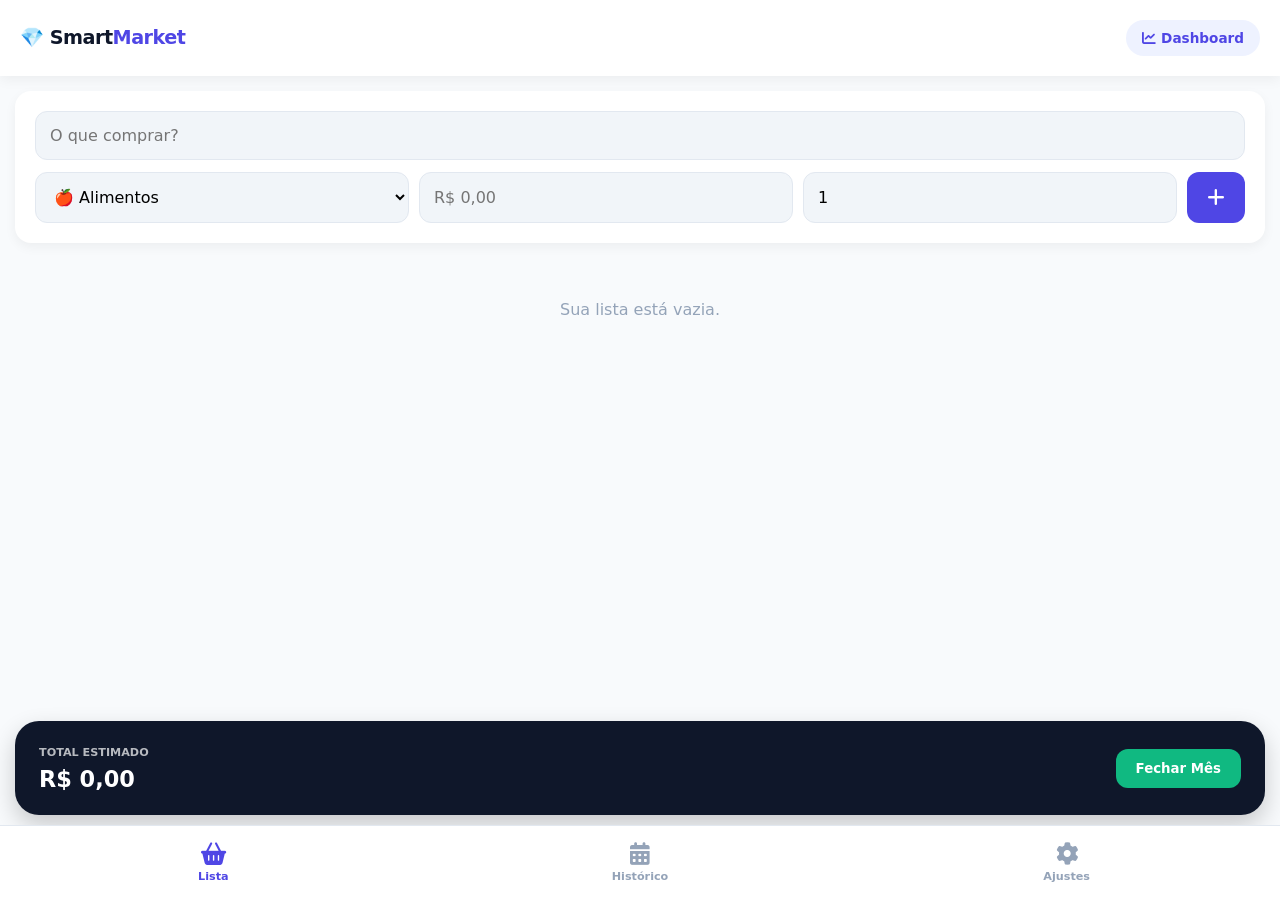
<file: index.html>
<!DOCTYPE html>
<html lang="pt-br">
<head>
    <meta charset="UTF-8">
    <meta name="viewport" content="width=device-width, initial-scale=1.0, maximum-scale=1.0, user-scalable=no">
    <title>SmartMarket Pro</title>
    <link rel="stylesheet" href="style.css">
    <link rel="stylesheet" href="https://cdnjs.cloudflare.com/ajax/libs/font-awesome/6.4.0/css/all.min.css">
</head>
<body>

    <header class="top-bar">
        <div class="brand">💎 Smart<span>Market</span></div>
        <a href="dashboard.html" class="btn-dash"><i class="fas fa-chart-line"></i> Dashboard</a>
    </header>

    <main class="content">
        <!-- ABA: LISTA ATIVA -->
        <section id="aba-lista" class="tab-content active">
            <div class="card add-form">
                <!-- O datalist 'sugestoes' será preenchido pelo JS -->
                <input type="text" id="nome-item" list="sugestoes" placeholder="O que comprar?">
                <datalist id="sugestoes"></datalist>
                
                <div class="input-row">
                    <select id="categoria-item">
                        <option value="Alimentos">🍎 Alimentos</option>
                        <option value="Limpeza">🧼 Limpeza</option>
                        <option value="Higiene">🪥 Higiene</option>
                        <option value="Pet">🐾 Pet</option>
                        <option value="Bebidas">🥤 Bebidas</option>
                        <option value="Frios">🧀 Frios</option>
                        <option value="Outros">📦 Outros</option>
                    </select>
                    <input type="number" id="preco-item" placeholder="R$ 0,00" step="0.01">
                    <input type="number" id="qtd-item" value="1" min="1">
                    <button id="btn-adicionar"><i class="fas fa-plus"></i></button>
                </div>
            </div>

            <div id="lista-render" class="list-area"></div>

            <div class="summary-fixed">
                <div class="total-box">
                    <small>TOTAL ESTIMADO</small>
                    <h2 id="total-geral">R$ 0,00</h2>
                </div>
                <button onclick="finalizarCompra()" class="btn-finish">Fechar Mês</button>
            </div>
        </section>

        <!-- ABA: HISTÓRICO RÁPIDO -->
        <section id="aba-historico" class="tab-content">
            <div class="card" style="text-align:center; padding: 30px;">
                <i class="fas fa-history" style="font-size:3rem; color:var(--primary); margin-bottom:15px"></i>
                <h3>Histórico Completo</h3>
                <p>Para comparar meses lado a lado e ver detalhes antigos:</p>
                <br>
                <a href="historico.html" class="btn-finish" style="text-decoration:none; display:block">Abrir Aba de Histórico</a>
            </div>
        </section>

        <!-- ABA: CONFIGURAÇÕES -->
        <section id="aba-config" class="tab-content">
            <!-- O JS injetará o conteúdo aqui -->
        </section>
    </main>

    <nav class="bottom-tabs">
        <button class="tab-btn active" onclick="switchTab('lista', event)"><i class="fas fa-shopping-basket"></i><span>Lista</span></button>
        <button class="tab-btn" onclick="switchTab('historico', event)"><i class="fas fa-calendar-alt"></i><span>Histórico</span></button>
        <button class="tab-btn" onclick="switchTab('config', event)"><i class="fas fa-cog"></i><span>Ajustes</span></button>
    </nav>

    <!-- ORDEM IMPORTANTE DOS SCRIPTS -->
    <script src="configuracoes.js"></script>
    <script src="app.js"></script>
</body>
</html>
</file>
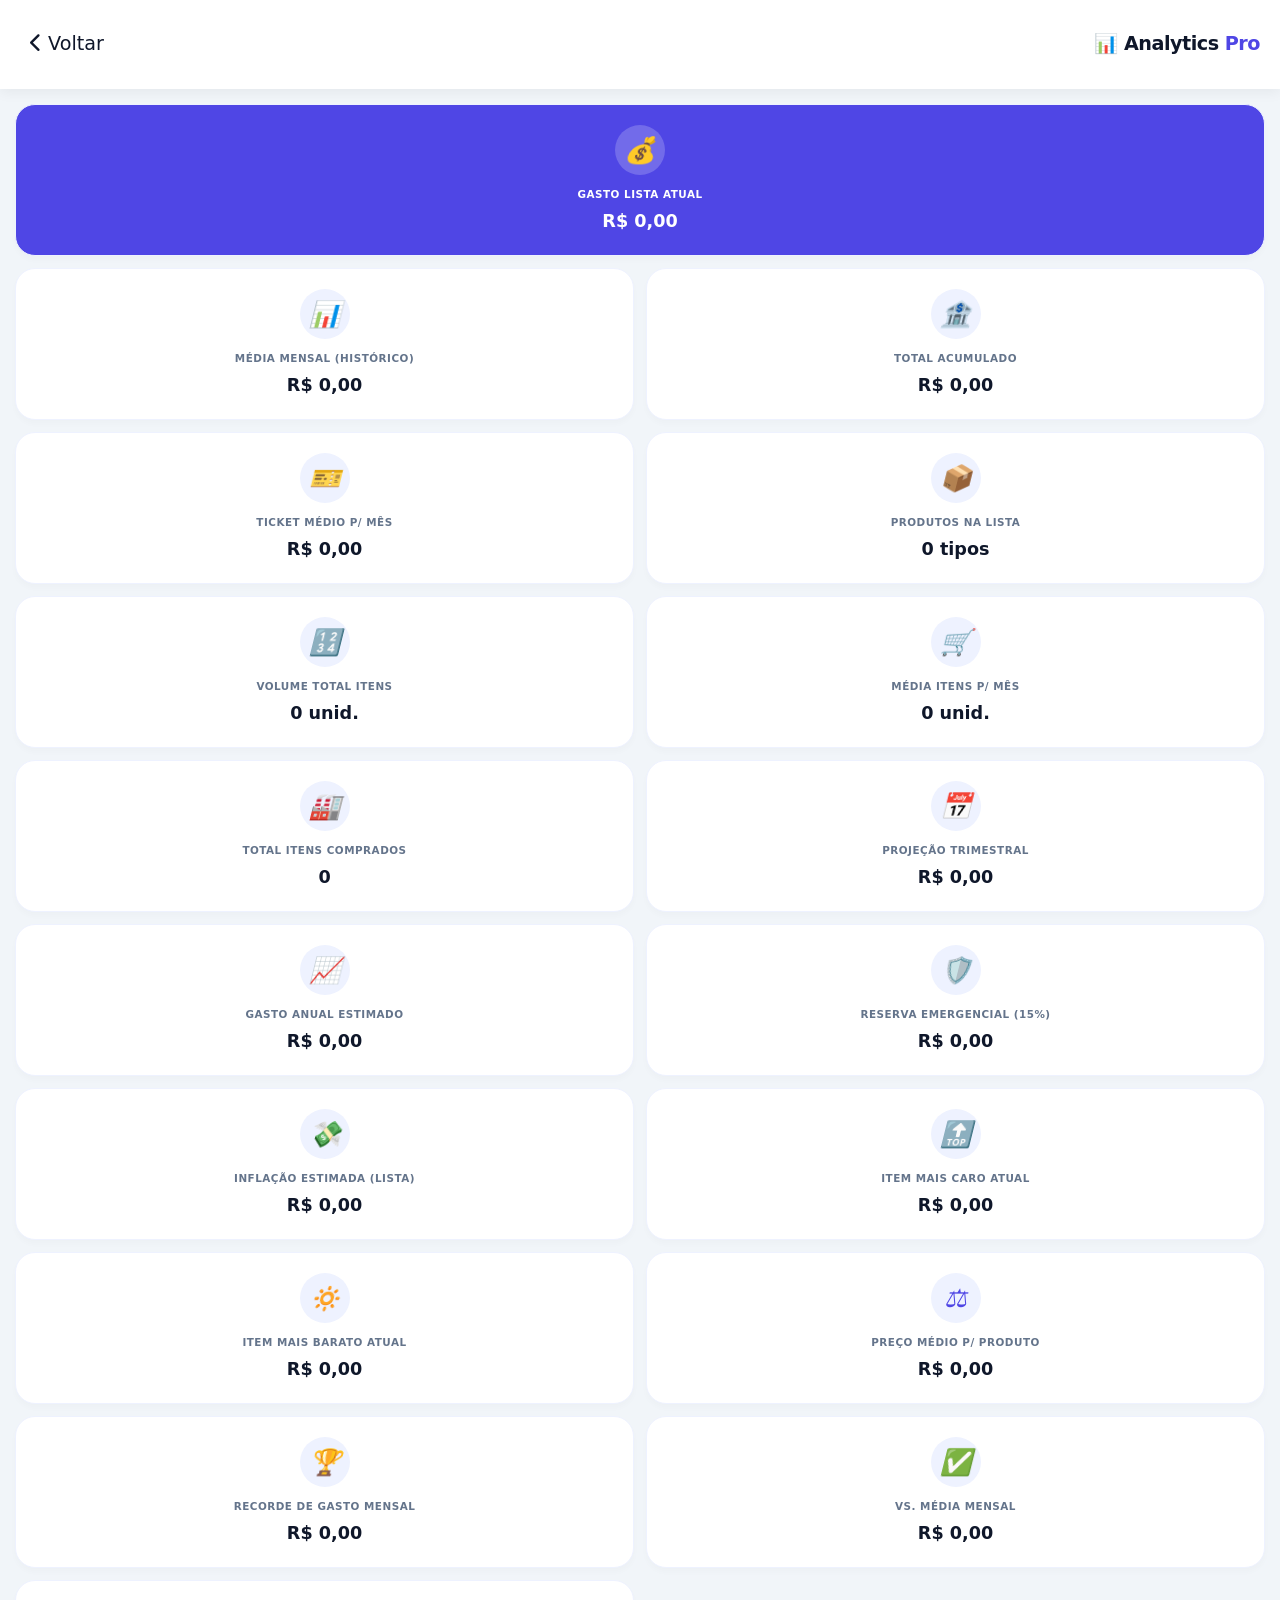
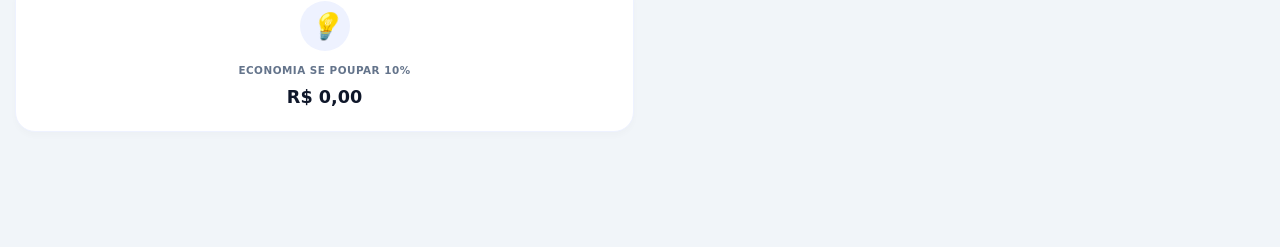
<file: dashboard.html>
<!DOCTYPE html>
<html lang="pt-br">
<head>
    <meta charset="UTF-8">
    <meta name="viewport" content="width=device-width, initial-scale=1.0">
    <title>Analytics - SmartMarket</title>
    
    <link rel="stylesheet" href="style.css">
    <link rel="stylesheet" href="dashboard.css">
    <link rel="stylesheet" href="https://cdnjs.cloudflare.com/ajax/libs/font-awesome/6.4.0/css/all.min.css">
</head>
<body class="bg-dashboard">

    <header class="top-bar">
        <a href="index.html" class="btn-back"><i class="fas fa-chevron-left"></i> Voltar</a>
        <div class="brand">📊 Analytics <span>Pro</span></div>
    </header>

    <main class="content">
        <div class="dash-grid" id="dash-render">
            <!-- 60 Métricas Dinâmicas via JS -->
        </div>
    </main>

    <script src="dashboard.js"></script>
</body>
</html>
</file>
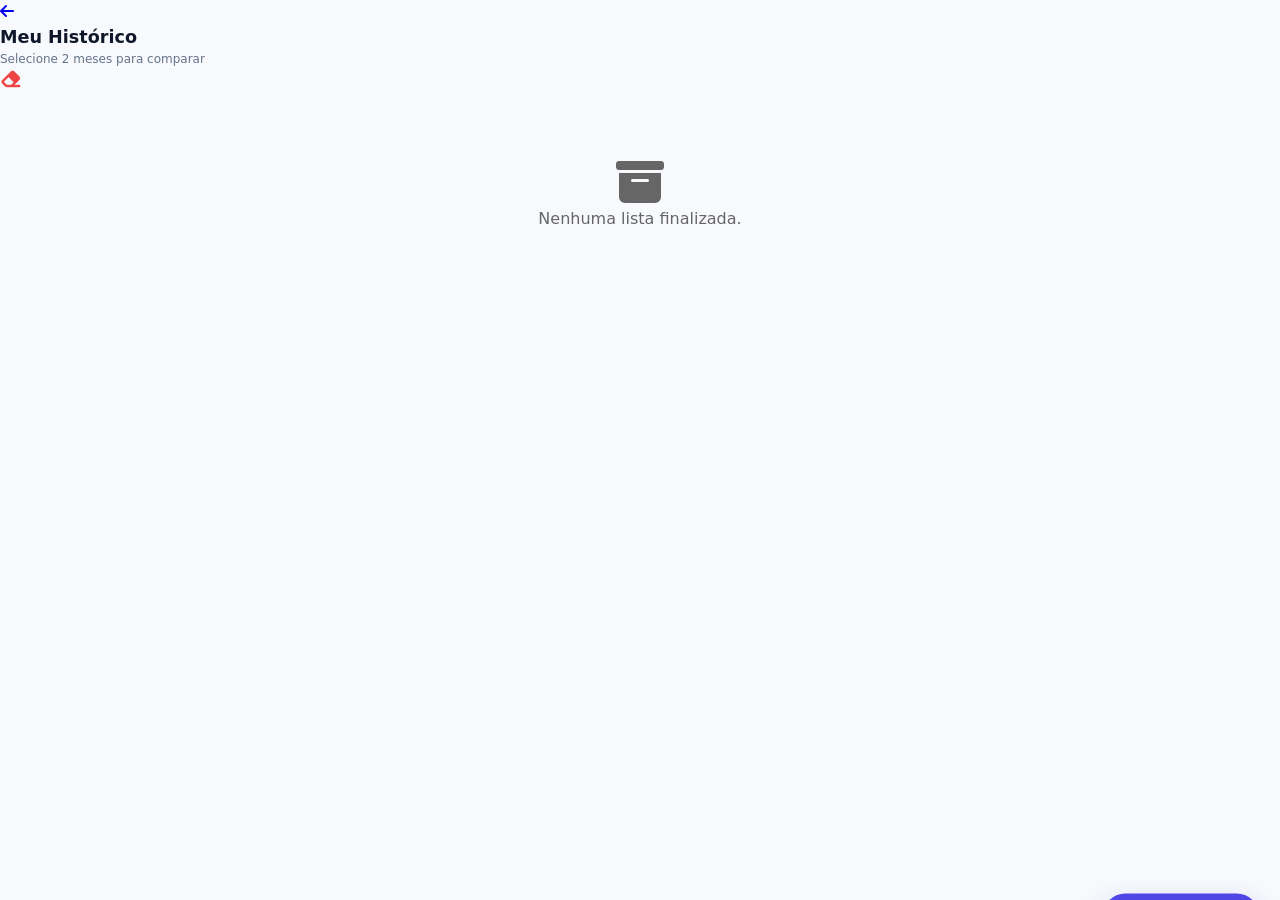
<file: historico.html>
<!DOCTYPE html>
<html lang="pt-br">
<head>
    <meta charset="UTF-8">
    <meta name="viewport" content="width=device-width, initial-scale=1.0, maximum-scale=1.0, user-scalable=no">
    <title>Histórico Profissional - SmartMarket</title>
    
    <link rel="stylesheet" href="style.css">
    <link rel="stylesheet" href="historico.css">
    <link rel="stylesheet" href="https://cdnjs.cloudflare.com/ajax/libs/font-awesome/6.4.0/css/all.min.css">
</head>
<body class="bg-android">

    <header class="top-bar-android">
        <a href="index.html" class="btn-back"><i class="fas fa-arrow-left"></i></a>
        <div class="header-title">
            <h2>Meu Histórico</h2>
            <p id="status-selecao">Selecione 2 meses para comparar</p>
        </div>
        <button onclick="limparTodoHistorico()" class="btn-trash-top"><i class="fas fa-eraser"></i></button>
    </header>

    <main class="content">
        <!-- Grid de Cards de Meses -->
        <div id="historico-render" class="history-grid"></div>

        <!-- Botão Flutuante de Comparação (Aparece ao selecionar 2) -->
        <button id="fab-comparar" class="fab-compare" onclick="abrirModalComparacao()">
            <i class="fas fa-balance-scale"></i>
            <span>Comparar</span>
        </button>
    </main>

    <!-- Overlay de Comparação Lado a Lado -->
    <div id="modal-comparacao" class="modal-full">
        <div class="modal-nav">
            <button onclick="fecharModalComparacao()" class="btn-close-modal"><i class="fas fa-times"></i> Fechar</button>
            <h3>Comparativo Direto</h3>
        </div>
        <div class="comparison-split">
            <div id="col-A" class="comp-column"></div>
            <div id="col-B" class="comp-column"></div>
        </div>
    </div>

    <script src="historico.js"></script>
</body>
</html>
</file>
<file: style.css>
/* DESIGN SYSTEM & VARIABLES */
:root {
    --primary: #4f46e5;
    --primary-light: #eef2ff;
    --success: #10b981;
    --danger: #ef4444;
    --warning: #f59e0b;
    --bg: #f8fafc;
    --surface: #ffffff;
    --text-main: #0f172a;
    --text-sub: #64748b;
    --border: #e2e8f0;
    --radius-lg: 24px;
    --radius-md: 16px;
    --shadow: 0 4px 12px rgba(0, 0, 0, 0.05);
}

/* RESET ANDROID STYLE */
* { 
    margin: 0; padding: 0; box-sizing: border-box; 
    font-family: 'Inter', system-ui, -apple-system, sans-serif;
    -webkit-tap-highlight-color: transparent; 
}

body { 
    background: var(--bg); 
    color: var(--text-main); 
    line-height: 1.5;
    padding-bottom: 100px; /* Espaço para a Tab Bar */
}

/* TOP BAR */
.top-bar {
    background: var(--surface);
    padding: 20px;
    display: flex;
    justify-content: space-between;
    align-items: center;
    position: sticky;
    top: 0;
    z-index: 100;
    box-shadow: var(--shadow);
}
.brand { font-weight: 800; font-size: 1.2rem; letter-spacing: -0.5px; }
.brand span { color: var(--primary); }
.btn-dash { 
    text-decoration: none; background: var(--primary-light); 
    color: var(--primary); padding: 8px 16px; border-radius: 50px; 
    font-size: 0.85rem; font-weight: 700;
}

/* FORMULÁRIO DE ADIÇÃO */
.card { background: var(--surface); margin: 15px; padding: 20px; border-radius: var(--radius-md); box-shadow: var(--shadow); }
.input-row { display: flex; gap: 10px; margin-top: 12px; }

input, select {
    background: #f1f5f9; border: 1px solid var(--border);
    padding: 14px; border-radius: 12px; font-size: 1rem; width: 100%; outline: none;
}
input:focus { border-color: var(--primary); background: white; }

#btn-adicionar { 
    background: var(--primary); color: white; border: none; 
    padding: 0 20px; border-radius: 12px; font-size: 1.2rem;
}

/* LISTA ATIVA */
.list-area { padding: 0 15px; }
.item-card {
    background: var(--surface); margin-bottom: 12px; padding: 16px;
    border-radius: var(--radius-md); display: flex; justify-content: space-between;
    align-items: center; box-shadow: var(--shadow); border-left: 5px solid var(--primary);
}
.item-info h4 { font-size: 1rem; margin-bottom: 4px; }
.item-info span { font-size: 0.8rem; color: var(--text-sub); }

/* BARRA DE TOTAL FIXA */
.summary-fixed {
    position: fixed; bottom: 85px; left: 15px; right: 15px;
    background: #0f172a; color: white; padding: 18px 24px;
    border-radius: var(--radius-lg); display: flex; justify-content: space-between;
    align-items: center; z-index: 99; box-shadow: 0 10px 25px rgba(0,0,0,0.2);
}
.total-box small { font-size: 0.7rem; opacity: 0.7; font-weight: bold; }
.total-box h2 { font-size: 1.4rem; font-weight: 800; }
.btn-finish { background: var(--success); color: white; border: none; padding: 12px 20px; border-radius: 12px; font-weight: 800; }

/* BOTTOM TAB BAR */
.bottom-tabs {
    position: fixed; bottom: 0; width: 100%; height: 75px;
    background: var(--surface); border-top: 1px solid var(--border);
    display: flex; justify-content: space-around; align-items: center; z-index: 1000;
}
.tab-btn {
    background: none; border: none; color: #94a3b8;
    display: flex; flex-direction: column; align-items: center; gap: 4px;
    font-size: 0.7rem; font-weight: 700; flex: 1;
}
.tab-btn.active { color: var(--primary); }
.tab-btn i { font-size: 1.4rem; }

/* TELA DE CONFIGURAÇÕES (AS 10 OPÇÕES) */
.config-group { margin-bottom: 20px; }
.config-group label { display: block; font-size: 0.85rem; font-weight: 700; margin-bottom: 8px; color: var(--text-sub); }
.config-group-row {
    display: flex; justify-content: space-between; align-items: center;
    background: #f1f5f9; padding: 15px; border-radius: 12px; margin-bottom: 12px;
}
.config-list li {
    display: flex; justify-content: space-between; padding: 12px; border-bottom: 1px solid #eee; font-size: 0.9rem;
}

/* DARK MODE OVERRIDE */
.dark-theme { background: #121212 !important; color: white !important; }
.dark-theme .card, .dark-theme .top-bar, .dark-theme .bottom-tabs, .dark-theme .item-card { 
    background: #1e1e1e !important; border-color: #333 !important; color: white; 
}
.dark-theme input, .dark-theme select { background: #2d2d2d; color: white; border-color: #444; }

/* UTILS */
.tab-content { display: none; }
.tab-content.active { display: block; animation: slideUp 0.3s ease; }
@keyframes slideUp { from { transform: translateY(20px); opacity: 0; } to { transform: translateY(0); opacity: 1; } }
</file>
<file: dashboard.css>
/* DASHBOARD EXCLUSIVE STYLES */
.bg-dashboard { background: #f1f5f9; }

.btn-back { 
    text-decoration: none; color: var(--text-main); 
    font-size: 1.2rem; padding: 10px; 
}

.dash-grid {
    display: grid;
    grid-template-columns: repeat(2, 1fr); /* 2 colunas no mobile */
    gap: 12px;
    padding: 15px;
}

.metric-card {
    background: white;
    padding: 20px 15px;
    border-radius: 20px;
    text-align: center;
    box-shadow: 0 4px 6px rgba(0,0,0,0.02);
    border: 1px solid #eef2ff;
    transition: transform 0.2s;
}

.metric-card:active { transform: scale(0.95); }

.metric-card i {
    font-size: 1.6rem;
    color: var(--primary);
    background: var(--primary-light);
    width: 50px;
    height: 50px;
    line-height: 50px;
    border-radius: 50%;
    margin: 0 auto 12px;
    display: block;
}

.metric-card span {
    display: block;
    font-size: 0.65rem;
    font-weight: 800;
    color: var(--text-sub);
    text-transform: uppercase;
    letter-spacing: 0.5px;
}

.metric-card h3 {
    margin-top: 6px;
    font-size: 1.1rem;
    font-weight: 800;
    color: var(--text-main);
}

/* Destaque para métricas importantes */
.metric-card.highlight {
    grid-column: span 2;
    background: var(--primary);
    color: white;
}
.metric-card.highlight i { background: rgba(255,255,255,0.2); color: white; }
.metric-card.highlight h3, .metric-card.highlight span { color: white; }
</file>
<file: historico.css>
/* HISTORY & COMPARISON STYLES */
.bg-android { background: #f7f9fc; }

.header-title { flex: 1; }
.header-title h2 { font-size: 1.1rem; font-weight: 800; }
.header-title p { font-size: 0.75rem; color: var(--text-sub); }

.btn-trash-top { background: none; border: none; color: var(--danger); font-size: 1.2rem; }

.history-grid { padding: 15px; }

/* CARD DE MÊS NO HISTÓRICO */
.card-historico-pro {
    background: white;
    margin-bottom: 16px;
    padding: 20px;
    border-radius: 24px;
    border: 2px solid transparent;
    box-shadow: var(--shadow);
    transition: 0.3s cubic-bezier(0.4, 0, 0.2, 1);
}

.card-historico-pro.selected {
    border-color: var(--primary);
    background: var(--primary-light);
    transform: translateY(-4px);
}

.card-header-hist { display: flex; justify-content: space-between; align-items: center; margin-bottom: 10px; }
.badge-data { background: #f1f5f9; padding: 4px 10px; border-radius: 50px; font-size: 0.7rem; font-weight: 700; }

.price-tag { color: var(--primary); font-size: 1.5rem; font-weight: 900; margin: 8px 0; }

.card-preview-itens {
    margin-top: 15px; padding-top: 15px;
    border-top: 1px dashed #e2e8f0;
    display: flex; flex-direction: column; gap: 5px;
    font-size: 0.8rem; color: var(--text-sub);
}

/* FAB - FLOATING ACTION BUTTON */
.fab-compare {
    position: fixed; bottom: 30px; right: 20px;
    background: var(--primary); color: white;
    border: none; padding: 16px 28px; border-radius: 50px;
    display: flex; align-items: center; gap: 12px; font-weight: 800;
    box-shadow: 0 12px 24px rgba(79, 70, 229, 0.4);
    transform: translateY(150%);
    transition: 0.5s cubic-bezier(0.175, 0.885, 0.32, 1.275);
    z-index: 1000;
}
.fab-compare.visible { transform: translateY(0); }

/* MODAL DE COMPARAÇÃO LADO A LADO */
.modal-full {
    position: fixed; top: 0; left: 0; width: 100%; height: 100%;
    background: #f7f9fc; z-index: 2000; display: none;
}

.modal-nav {
    background: white; padding: 20px; display: flex; align-items: center; 
    gap: 20px; border-bottom: 1px solid #eee;
}

.comparison-split {
    display: grid;
    grid-template-columns: 1fr 1fr;
    height: calc(100% - 70px);
    background: #e2e8f0;
    gap: 1px;
}

.comp-column { 
    background: #f7f9fc; 
    padding: 15px; 
    overflow-y: auto; 
}

.col-header { text-align: center; margin-bottom: 20px; }
.col-header h4 { font-size: 0.8rem; text-transform: uppercase; color: var(--text-sub); }

.mini-card-item {
    background: white; padding: 12px; border-radius: 12px;
    margin-bottom: 10px; box-shadow: 0 2px 4px rgba(0,0,0,0.02);
}
.mini-details { 
    display: flex; justify-content: space-between; 
    margin-top: 6px; font-weight: 800; color: var(--primary); font-size: 0.85rem;
}
</file>
